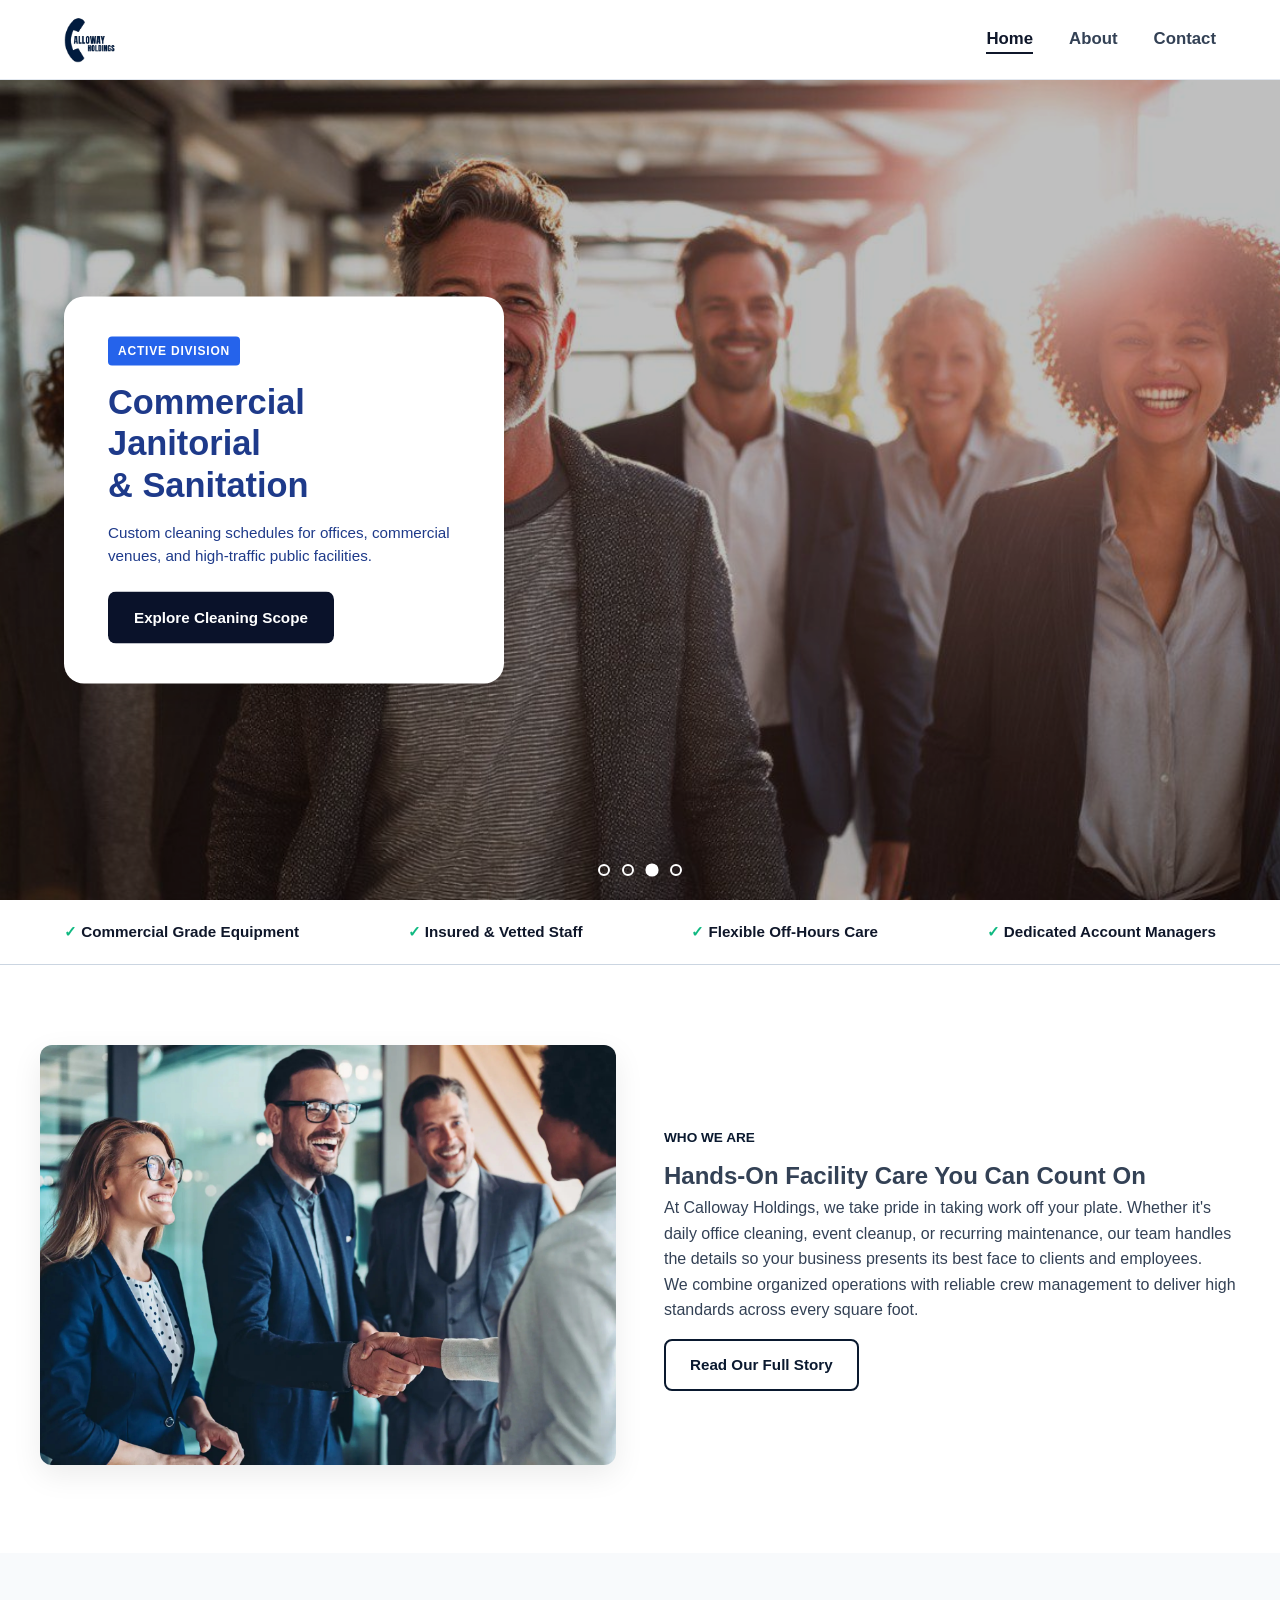
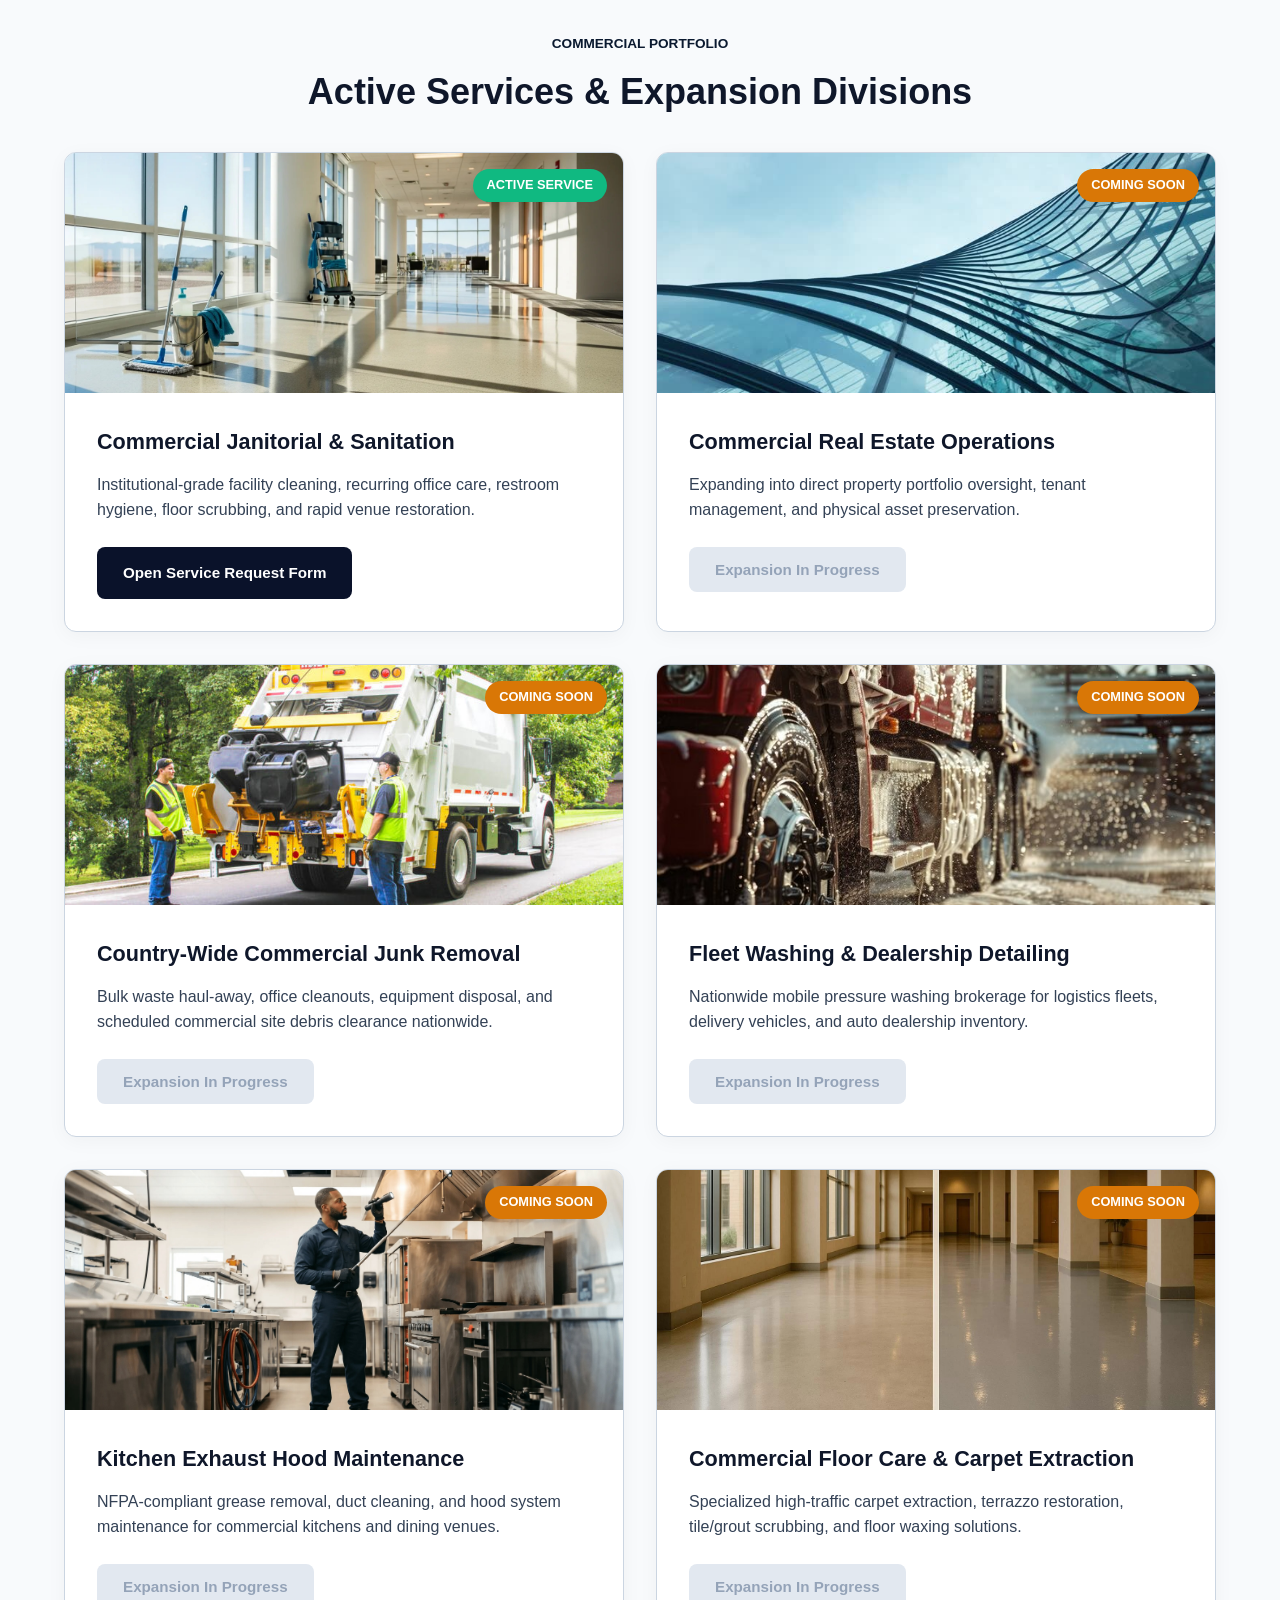
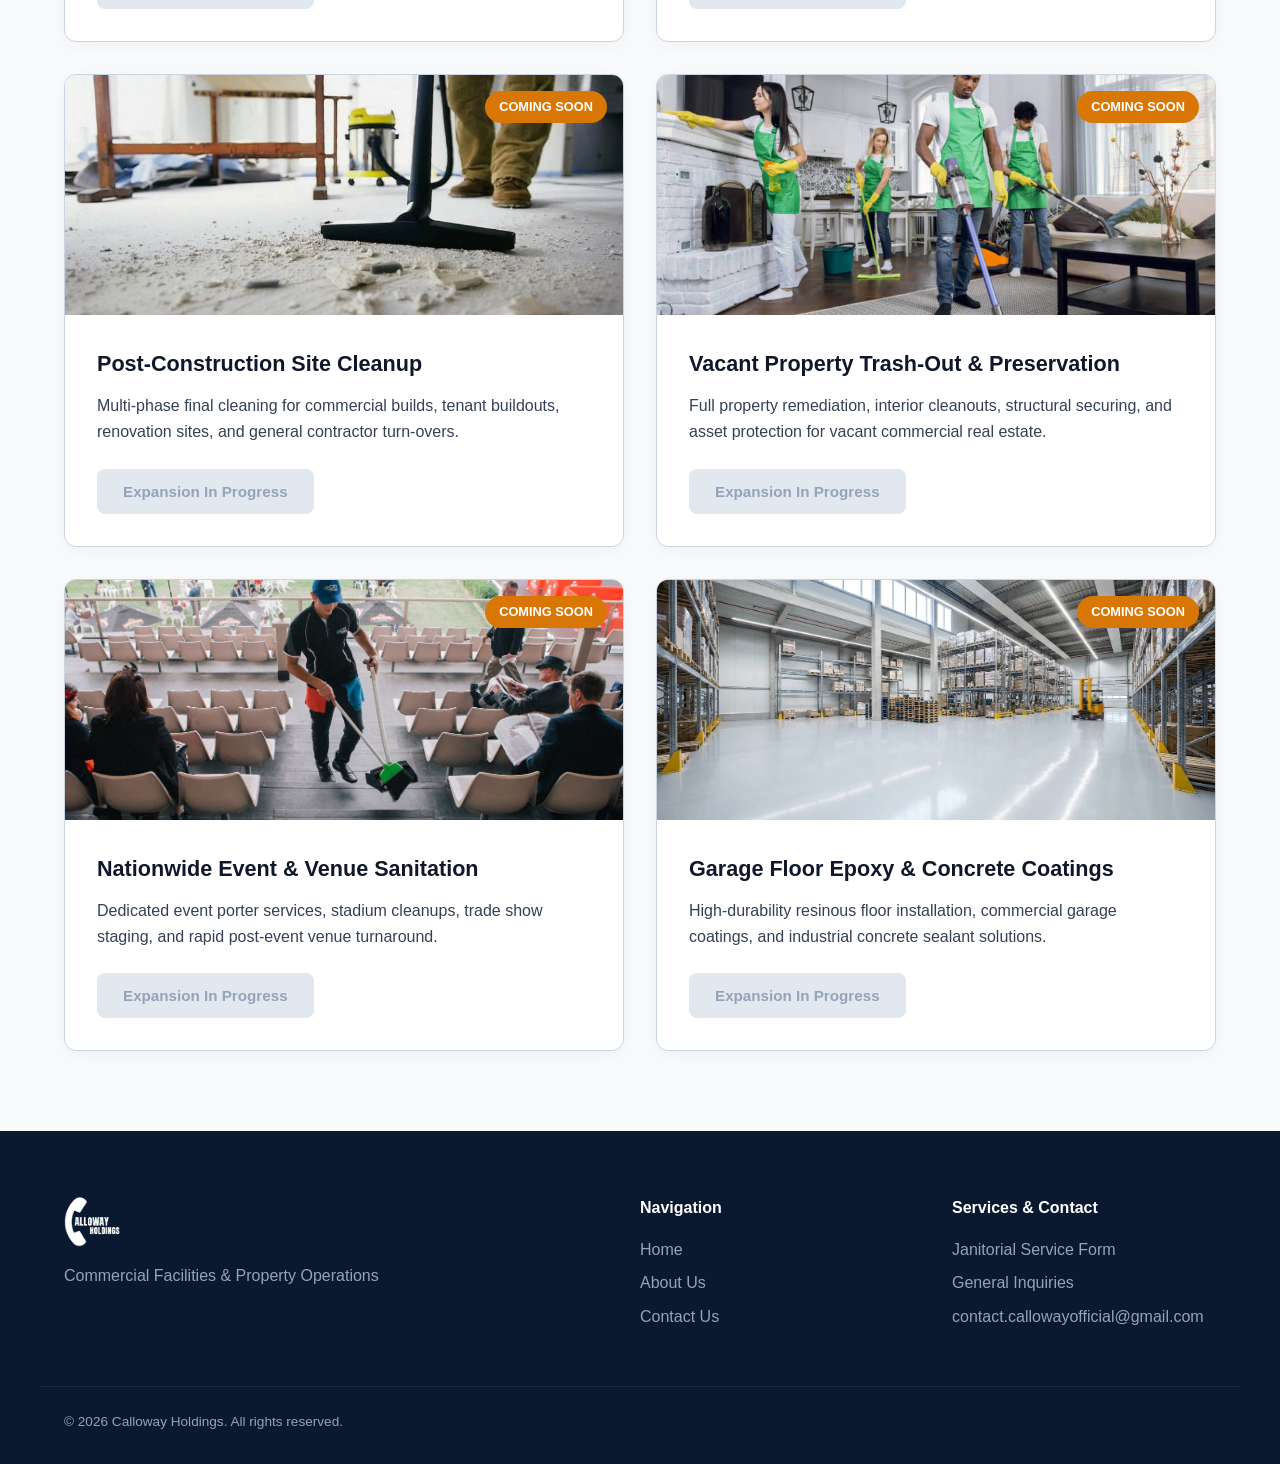
<file: index.html>
<!DOCTYPE html>
<html lang="en">
<head>
  <meta charset="UTF-8">
  <meta name="viewport" content="width=device-width, initial-scale=1.0">
  <title>Calloway Holdings | Commercial Facility Management & Brokerage</title>
  <link rel="icon" type="image/png" href="assets/images/branding/favicon.png">
  <link rel="stylesheet" href="assets/css/styles.css">
</head>
<body>

  <!-- SITE HEADER -->
  <header class="site-header">
    <div class="container header-inner">
      <a href="index.html" class="brand-link" aria-label="Calloway Holdings Home">
        <img src="assets/images/branding/herologo.png" alt="Calloway Holdings" class="brand-logo">
      </a>
      <nav class="nav-menu" aria-label="Main Navigation">
        <ul>
          <li><a href="index.html" class="nav-link active-nav">Home</a></li>
          <li><a href="about.html" class="nav-link">About</a></li>
          <li><a href="contact.html" class="nav-link">Contact</a></li>
        </ul>
      </nav>
      <button class="mobile-menu-toggle" aria-label="Toggle Navigation Menu">
        <span class="hamburger-bar"></span>
        <span class="hamburger-bar"></span>
        <span class="hamburger-bar"></span>
      </button>
    </div>
  </header>

  <!-- HERO SLIDESHOW SECTION -->
  <section class="hero-carousel-section" id="hero-carousel">
    <div class="carousel-track-container">
      <div class="carousel-track">

        <!-- Slide 1: Mission -->
        <div class="carousel-slide">
          <img src="hero/hero-slide-1.jpg" alt="Calloway Mission" class="slide-img">
          <div class="hero-overlay"></div>
          <div class="container hero-slide-container">
            <div class="floating-hero-card">
              <span class="badge-active-division">OUR MISSION</span>
              <h1 class="card-heading">Inspire Quality,<br>Elevate Every Space</h1>
              <p class="card-subtext">Commercial property care built on dependable crews, clear communication, and consistent quality.</p>
              <a href="janitorial.html" class="btn btn-navy">Request Service</a>
            </div>
          </div>
        </div>

        <!-- Slide 2: Facility Operations -->
        <div class="carousel-slide">
          <img src="hero/hero-slide-2.jpg" alt="Property Operations" class="slide-img">
          <div class="hero-overlay"></div>
          <div class="container hero-slide-container">
            <div class="floating-hero-card">
              <span class="badge-active-division">FACILITY OPERATIONS</span>
              <h1 class="card-heading">Dependable Facility<br>Care & Oversight</h1>
              <p class="card-subtext">Keeping commercial properties clean, operational, and safe for occupants and visitors every day.</p>
              <a href="about.html" class="btn btn-navy">About Our Team</a>
            </div>
          </div>
        </div>

        <!-- Slide 3: Active Division -->
        <div class="carousel-slide active-slide">
          <img src="hero/hero-slide-3.jpg" alt="Janitorial Division Team" class="slide-img">
          <div class="hero-overlay"></div>
          <div class="container hero-slide-container">
            <div class="floating-hero-card">
              <span class="badge-active-division">ACTIVE DIVISION</span>
              <h1 class="card-heading">Commercial Janitorial<br>& Sanitation</h1>
              <p class="card-subtext">Custom cleaning schedules for offices, commercial venues, and high-traffic public facilities.</p>
              <a href="janitorial.html" class="btn btn-navy">Explore Cleaning Scope</a>
            </div>
          </div>
        </div>

        <!-- Slide 4: Property Partnerships -->
        <div class="carousel-slide">
          <img src="hero/hero-slide-4.jpg" alt="Trusted Partnership" class="slide-img">
          <div class="hero-overlay"></div>
          <div class="container hero-slide-container">
            <div class="floating-hero-card">
              <span class="badge-active-division">PROPERTY PARTNERSHIPS</span>
              <h1 class="card-heading">Built on Honesty<br>& Execution</h1>
              <p class="card-subtext">Vetted teams focused on maintaining the visual appeal and physical value of your facility.</p>
              <a href="contact.html" class="btn btn-navy">Get In Touch</a>
            </div>
          </div>
        </div>

      </div>
    </div>

    <!-- 4 Navigation Dots -->
    <div class="carousel-dots">
      <button class="dot" data-slide="0" aria-label="Slide 1"></button>
      <button class="dot" data-slide="1" aria-label="Slide 2"></button>
      <button class="dot active" data-slide="2" aria-label="Slide 3"></button>
      <button class="dot" data-slide="3" aria-label="Slide 4"></button>
    </div>
  </section>

  <!-- TRUST BAR -->
  <section class="trust-bar">
    <div class="container trust-grid">
      <div class="trust-item"><span class="trust-icon">✓</span> Commercial Grade Equipment</div>
      <div class="trust-item"><span class="trust-icon">✓</span> Insured & Vetted Staff</div>
      <div class="trust-item"><span class="trust-icon">✓</span> Flexible Off-Hours Care</div>
      <div class="trust-item"><span class="trust-icon">✓</span> Dedicated Account Managers</div>
    </div>
  </section>

  <!-- ABOUT FEATURE -->
  <section class="section-padding container">
    <div class="media-text-grid">
      <div class="media-block">
        <img src="pages/about-leadership.jpg" alt="Calloway Operations Leadership" class="rounded-media-img">
      </div>
      <div class="text-block">
        <span class="section-kicker">Who We Are</span>
        <h2>Hands-On Facility Care You Can Count On</h2>
        <p>At Calloway Holdings, we take pride in taking work off your plate. Whether it's daily office cleaning, event cleanup, or recurring maintenance, our team handles the details so your business presents its best face to clients and employees.</p>
        <p>We combine organized operations with reliable crew management to deliver high standards across every square foot.</p>
        <a href="about.html" class="btn btn-outline" style="margin-top: 16px;">Read Our Full Story</a>
      </div>
    </div>
  </section>

  <!-- SERVICES DIVISION GRID -->
  <section class="section-padding bg-light">
    <div class="container">
      <div class="section-title text-center">
        <span class="section-kicker">Commercial Portfolio</span>
        <h2>Active Services & Expansion Divisions</h2>
      </div>

      <div class="divisions-grid">
        
        <!-- 1. ACTIVE SERVICE: JANITORIAL & SANITATION -->
        <div class="division-card">
          <div class="card-img-wrap">
            <span class="status-badge status-active">Active Service</span>
            <img src="services/feature-janitorial.jpg" alt="Commercial Janitorial Services" class="card-img">
          </div>
          <div class="card-body">
            <h3>Commercial Janitorial & Sanitation</h3>
            <p>Institutional-grade facility cleaning, recurring office care, restroom hygiene, floor scrubbing, and rapid venue restoration.</p>
            <a href="janitorial.html" class="btn btn-navy">Open Service Request Form</a>
          </div>
        </div>

        <!-- 2. COMING SOON: REAL ESTATE OPERATIONS -->
        <div class="division-card">
          <div class="card-img-wrap">
            <span class="status-badge status-coming-soon">Coming Soon</span>
            <img src="services/feature-realestate.jpg" alt="Real Estate & Asset Operations" class="card-img">
          </div>
          <div class="card-body">
            <h3>Commercial Real Estate Operations</h3>
            <p>Expanding into direct property portfolio oversight, tenant management, and physical asset preservation.</p>
            <button class="btn btn-disabled" disabled>Expansion In Progress</button>
          </div>
        </div>

        <!-- 3. COMING SOON: COUNTRY-WIDE JUNK REMOVAL -->
        <div class="division-card">
          <div class="card-img-wrap">
            <span class="status-badge status-coming-soon">Coming Soon</span>
            <img src="services/service-junk-removal.jpg" alt="Country-Wide Junk Removal Service" class="card-img">
          </div>
          <div class="card-body">
            <h3>Country-Wide Commercial Junk Removal</h3>
            <p>Bulk waste haul-away, office cleanouts, equipment disposal, and scheduled commercial site debris clearance nationwide.</p>
            <button class="btn btn-disabled" disabled>Expansion In Progress</button>
          </div>
        </div>

        <!-- 4. COMING SOON: FLEET WASHING & DETAILING -->
        <div class="division-card">
          <div class="card-img-wrap">
            <span class="status-badge status-coming-soon">Coming Soon</span>
            <img src="services/service-fleet-washing.jpg" alt="Commercial Fleet Washing & Detailing" class="card-img">
          </div>
          <div class="card-body">
            <h3>Fleet Washing & Dealership Detailing</h3>
            <p>Nationwide mobile pressure washing brokerage for logistics fleets, delivery vehicles, and auto dealership inventory.</p>
            <button class="btn btn-disabled" disabled>Expansion In Progress</button>
          </div>
        </div>

        <!-- 5. COMING SOON: KITCHEN EXHAUST HOOD MAINTENANCE -->
        <div class="division-card">
          <div class="card-img-wrap">
            <span class="status-badge status-coming-soon">Coming Soon</span>
            <img src="services/service-kitchen-hood.jpg" alt="Kitchen Exhaust Hood Maintenance" class="card-img">
          </div>
          <div class="card-body">
            <h3>Kitchen Exhaust Hood Maintenance</h3>
            <p>NFPA-compliant grease removal, duct cleaning, and hood system maintenance for commercial kitchens and dining venues.</p>
            <button class="btn btn-disabled" disabled>Expansion In Progress</button>
          </div>
        </div>

        <!-- 6. COMING SOON: CARPET & FLOOR CARE BROKERAGE -->
        <div class="division-card">
          <div class="card-img-wrap">
            <span class="status-badge status-coming-soon">Coming Soon</span>
            <img src="services/service-floor-care.jpg" alt="Carpet & Floor Care Maintenance" class="card-img">
          </div>
          <div class="card-body">
            <h3>Commercial Floor Care & Carpet Extraction</h3>
            <p>Specialized high-traffic carpet extraction, terrazzo restoration, tile/grout scrubbing, and floor waxing solutions.</p>
            <button class="btn btn-disabled" disabled>Expansion In Progress</button>
          </div>
        </div>

        <!-- 7. COMING SOON: POST-CONSTRUCTION CLEANUP -->
        <div class="division-card">
          <div class="card-img-wrap">
            <span class="status-badge status-coming-soon">Coming Soon</span>
            <img src="services/service-post-construction.jpg" alt="Post-Construction Cleanup" class="card-img">
          </div>
          <div class="card-body">
            <h3>Post-Construction Site Cleanup</h3>
            <p>Multi-phase final cleaning for commercial builds, tenant buildouts, renovation sites, and general contractor turn-overs.</p>
            <button class="btn btn-disabled" disabled>Expansion In Progress</button>
          </div>
        </div>

        <!-- 8. COMING SOON: VACANT PROPERTY TRASH-OUT -->
        <div class="division-card">
          <div class="card-img-wrap">
            <span class="status-badge status-coming-soon">Coming Soon</span>
            <img src="services/service-trashout.jpg" alt="Vacant Property Trash-Out & Preservation" class="card-img">
          </div>
          <div class="card-body">
            <h3>Vacant Property Trash-Out & Preservation</h3>
            <p>Full property remediation, interior cleanouts, structural securing, and asset protection for vacant commercial real estate.</p>
            <button class="btn btn-disabled" disabled>Expansion In Progress</button>
          </div>
        </div>

        <!-- 9. COMING SOON: VENUE JANITORIAL & EVENT SANITATION -->
        <div class="division-card">
          <div class="card-img-wrap">
            <span class="status-badge status-coming-soon">Coming Soon</span>
            <img src="services/service-event-cleaning.jpg" alt="Venue Janitorial & Event Sanitation" class="card-img">
          </div>
          <div class="card-body">
            <h3>Nationwide Event & Venue Sanitation</h3>
            <p>Dedicated event porter services, stadium cleanups, trade show staging, and rapid post-event venue turnaround.</p>
            <button class="btn btn-disabled" disabled>Expansion In Progress</button>
          </div>
        </div>

        <!-- 10. COMING SOON: GARAGE EPOXY & CONCRETE COATINGS -->
        <div class="division-card">
          <div class="card-img-wrap">
            <span class="status-badge status-coming-soon">Coming Soon</span>
            <img src="services/service-epoxy-coating.jpg" alt="Garage Floor Epoxy & Concrete Coatings" class="card-img">
          </div>
          <div class="card-body">
            <h3>Garage Floor Epoxy & Concrete Coatings</h3>
            <p>High-durability resinous floor installation, commercial garage coatings, and industrial concrete sealant solutions.</p>
            <button class="btn btn-disabled" disabled>Expansion In Progress</button>
          </div>
        </div>

      </div>
    </div>
  </section>

  <!-- SITE FOOTER -->
  <footer class="site-footer">
    <div class="container footer-grid">
      <div>
        <a href="index.html" class="footer-logo-wrap">
          <img src="assets/images/branding/footer-logo.png" alt="Calloway Holdings" class="footer-logo">
        </a>
        <p>Commercial Facilities & Property Operations</p>
      </div>
      <div class="footer-nav-col">
        <h4>Navigation</h4>
        <ul>
          <li><a href="index.html">Home</a></li>
          <li><a href="about.html">About Us</a></li>
          <li><a href="contact.html">Contact Us</a></li>
        </ul>
      </div>
      <div class="footer-nav-col">
        <h4>Services & Contact</h4>
        <ul>
          <li><a href="janitorial.html">Janitorial Service Form</a></li>
          <li><a href="contact.html">General Inquiries</a></li>
          <li><p style="margin-top: 8px;">contact.callowayofficial@gmail.com</p></li>
        </ul>
      </div>
    </div>
    <div class="container footer-legal">
      <p>&copy; 2026 Calloway Holdings. All rights reserved.</p>
    </div>
  </footer>

  <!-- JS linked to assets/js/main.js -->
  <script src="assets/js/main.js"></script>
</body>
</html>
</file>
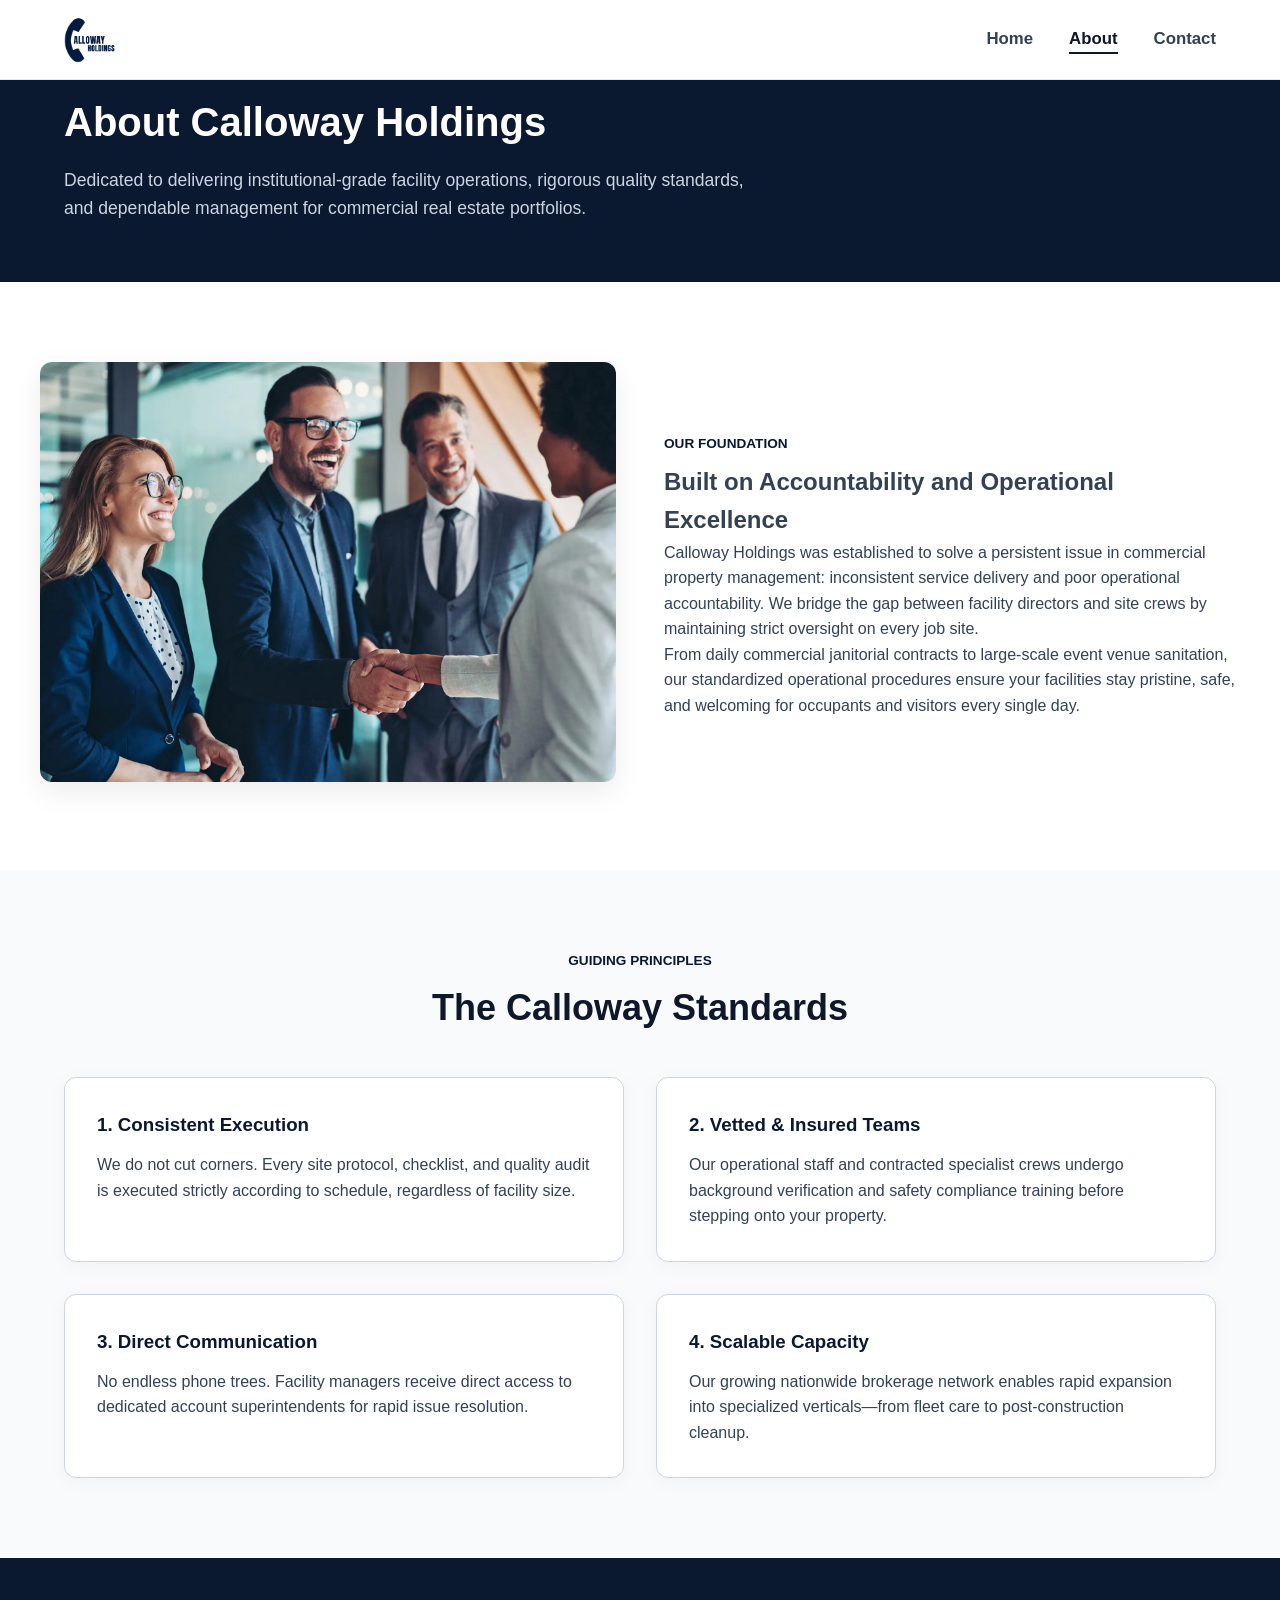
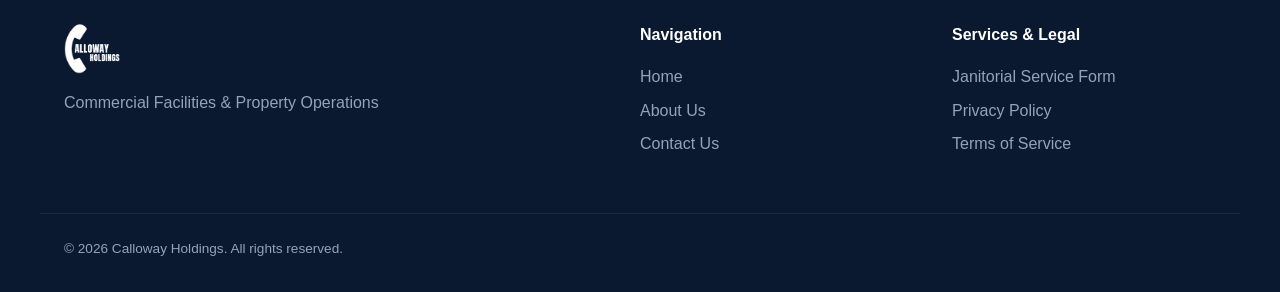
<file: about.html>
<!DOCTYPE html>
<html lang="en">
<head>
    <meta charset="UTF-8">
    <meta name="viewport" content="width=device-width, initial-scale=1.0">
    <meta name="description" content="Learn about Calloway Holdings - Providing commercial facility management, janitorial services, and enterprise property care.">
    <title>About Us | Calloway Holdings</title>
    <link rel="icon" type="image/png" href="assets/images/branding/favicon.png">
    <link rel="stylesheet" href="assets/css/styles.css">
</head>
<body>

    <!-- SITE HEADER -->
    <header class="site-header">
        <div class="container header-inner">
            <a href="index.html" class="brand-link" aria-label="Calloway Holdings Home">
                <img src="assets/images/branding/herologo.png" alt="Calloway Holdings" class="brand-logo">
            </a>
            
            <nav class="nav-menu" aria-label="Main Navigation">
                <ul>
                    <li><a href="index.html" class="nav-link">Home</a></li>
                    <li><a href="about.html" class="nav-link active-nav">About</a></li>
                    <li><a href="contact.html" class="nav-link">Contact</a></li>
                </ul>
            </nav>

            <button class="mobile-menu-toggle" aria-label="Toggle Navigation Menu">
                <span class="hamburger-bar"></span>
                <span class="hamburger-bar"></span>
                <span class="hamburger-bar"></span>
            </button>
        </div>
    </header>

    <main>
        <!-- PAGE BANNER -->
        <section class="page-banner" style="background: var(--color-navy); padding: 60px 0; color: #FFFFFF;">
            <div class="container">
                <span class="section-kicker" style="color: #60A5FA;">Corporate Leadership & Operations</span>
                <h1 style="font-size: 2.5rem; margin-top: 8px;">About Calloway Holdings</h1>
                <p style="color: #CBD5E1; max-width: 700px; margin-top: 12px; font-size: 1.1rem;">
                    Dedicated to delivering institutional-grade facility operations, rigorous quality standards, and dependable management for commercial real estate portfolios.
                </p>
            </div>
        </section>

        <!-- MISSION & STORY -->
        <section class="section-padding container">
            <div class="media-text-grid">
                <div class="media-block">
                    <img src="pages/about-leadership.jpg" alt="Calloway Operations Leadership" class="rounded-media-img">
                </div>
                <div class="text-block">
                    <span class="section-kicker">Our Foundation</span>
                    <h2>Built on Accountability and Operational Excellence</h2>
                    <p>Calloway Holdings was established to solve a persistent issue in commercial property management: inconsistent service delivery and poor operational accountability. We bridge the gap between facility directors and site crews by maintaining strict oversight on every job site.</p>
                    <p>From daily commercial janitorial contracts to large-scale event venue sanitation, our standardized operational procedures ensure your facilities stay pristine, safe, and welcoming for occupants and visitors every single day.</p>
                </div>
            </div>
        </section>

        <!-- CORE VALUES -->
        <section class="section-padding bg-light">
            <div class="container">
                <div class="section-title text-center">
                    <span class="section-kicker">Guiding Principles</span>
                    <h2>The Calloway Standards</h2>
                </div>

                <div class="divisions-grid" style="margin-top: 40px;">
                    <div class="division-card" style="padding: 32px;">
                        <h3 style="color: var(--color-navy); margin-bottom: 12px;">1. Consistent Execution</h3>
                        <p>We do not cut corners. Every site protocol, checklist, and quality audit is executed strictly according to schedule, regardless of facility size.</p>
                    </div>

                    <div class="division-card" style="padding: 32px;">
                        <h3 style="color: var(--color-navy); margin-bottom: 12px;">2. Vetted & Insured Teams</h3>
                        <p>Our operational staff and contracted specialist crews undergo background verification and safety compliance training before stepping onto your property.</p>
                    </div>

                    <div class="division-card" style="padding: 32px;">
                        <h3 style="color: var(--color-navy); margin-bottom: 12px;">3. Direct Communication</h3>
                        <p>No endless phone trees. Facility managers receive direct access to dedicated account superintendents for rapid issue resolution.</p>
                    </div>

                    <div class="division-card" style="padding: 32px;">
                        <h3 style="color: var(--color-navy); margin-bottom: 12px;">4. Scalable Capacity</h3>
                        <p>Our growing nationwide brokerage network enables rapid expansion into specialized verticals—from fleet care to post-construction cleanup.</p>
                    </div>
                </div>
            </div>
        </section>
    </main>

    <!-- SITE FOOTER -->
    <footer class="site-footer">
        <div class="container footer-grid">
            <div>
                <a href="index.html" class="footer-logo-wrap">
                    <img src="assets/images/branding/footer-logo.png" alt="Calloway Holdings" class="footer-logo">
                </a>
                <p>Commercial Facilities & Property Operations</p>
            </div>
            <div class="footer-nav-col">
                <h4>Navigation</h4>
                <ul>
                    <li><a href="index.html">Home</a></li>
                    <li><a href="about.html">About Us</a></li>
                    <li><a href="contact.html">Contact Us</a></li>
                </ul>
            </div>
            <div class="footer-nav-col">
                <h4>Services & Legal</h4>
                <ul>
                    <li><a href="janitorial.html">Janitorial Service Form</a></li>
                    <li><a href="legal/privacy.html">Privacy Policy</a></li>
                    <li><a href="legal/terms.html">Terms of Service</a></li>
                </ul>
            </div>
        </div>
        <div class="container footer-legal">
            <p>&copy; 2026 Calloway Holdings. All rights reserved.</p>
        </div>
    </footer>

    <script src="assets/js/main.js"></script>
</body>
</html>
</file>
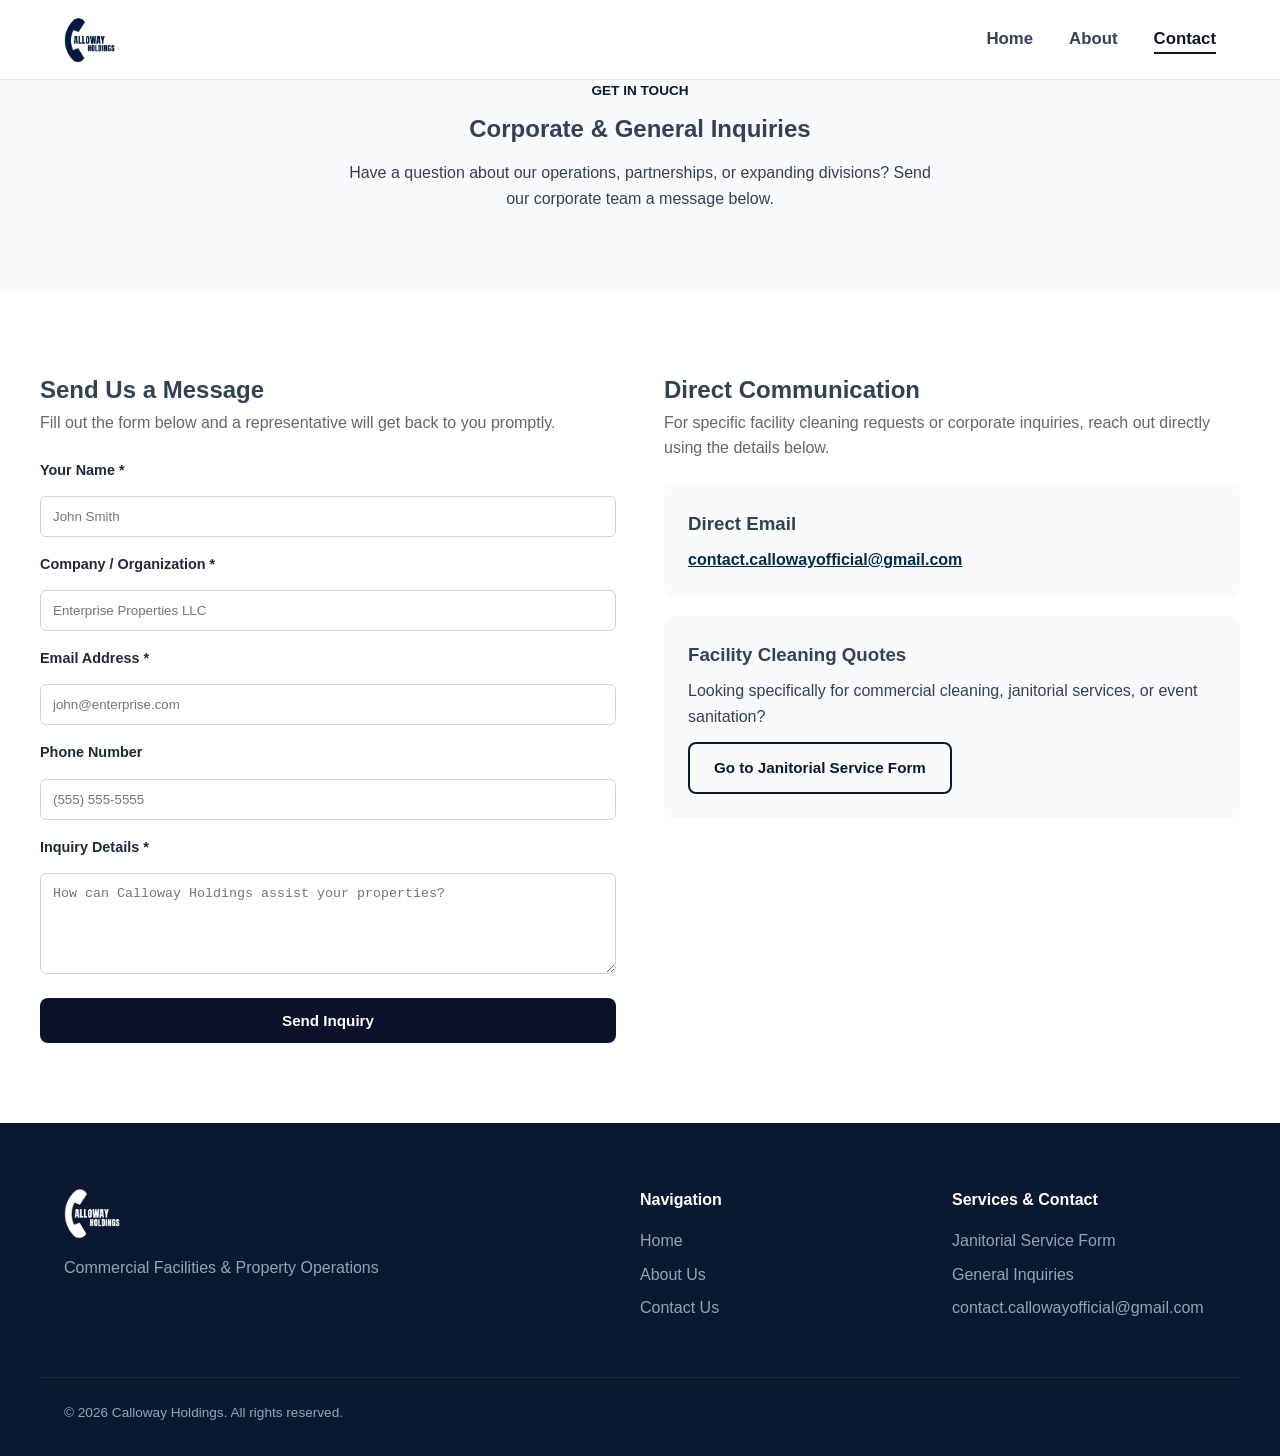
<file: contact.html>
<!DOCTYPE html>
<html lang="en">
<head>
  <meta charset="UTF-8">
  <meta name="viewport" content="width=device-width, initial-scale=1.0">
  <title>Contact Us | Calloway Holdings</title>
  <link rel="icon" type="image/png" href="assets/images/branding/favicon.png">
  <link rel="stylesheet" href="assets/css/styles.css">
</head>
<body>

  <!-- SITE HEADER -->
  <header class="site-header">
    <div class="container header-inner">
      <a href="index.html" class="brand-link" aria-label="Calloway Holdings Home">
        <img src="assets/images/branding/herologo.png" alt="Calloway Holdings" class="brand-logo">
      </a>
      <nav class="nav-menu" aria-label="Main Navigation">
        <ul>
          <li><a href="index.html" class="nav-link">Home</a></li>
          <li><a href="about.html" class="nav-link">About</a></li>
          <li><a href="contact.html" class="nav-link active-nav">Contact</a></li>
        </ul>
      </nav>
      <button class="mobile-menu-toggle" aria-label="Toggle Navigation Menu">
        <span class="hamburger-bar"></span>
        <span class="hamburger-bar"></span>
        <span class="hamburger-bar"></span>
      </button>
    </div>
  </header>

  <!-- PAGE HEADER -->
  <section class="section-padding bg-light text-center">
    <div class="container">
      <span class="section-kicker">Get In Touch</span>
      <h1>Corporate & General Inquiries</h1>
      <p style="max-width: 600px; margin: 12px auto 0;">Have a question about our operations, partnerships, or expanding divisions? Send our corporate team a message below.</p>
    </div>
  </section>

  <!-- CONTACT FORM & INFO SECTION -->
  <section class="section-padding container">
    <div style="display: grid; grid-template-columns: repeat(auto-fit, minmax(300px, 1fr)); gap: 48px;">
      
      <!-- FORM BLOCK -->
      <div>
        <h2>Send Us a Message</h2>
        <p style="margin-bottom: 24px; color: var(--color-text-muted, #666);">Fill out the form below and a representative will get back to you promptly.</p>

        <form action="https://formsubmit.co/ajax/contact.callowayofficial@gmail.com" method="POST" id="generalContactForm">
          <!-- FormSubmit Configuration -->
          <input type="hidden" name="_subject" value="New Corporate Contact Inquiry - Calloway Holdings">
          <input type="hidden" name="_captcha" value="false">

          <div style="margin-bottom: 16px;" class="form-group">
            <label for="c-name" style="display: block; font-weight: 600; margin-bottom: 6px;">Your Name *</label>
            <input type="text" id="c-name" name="Name" style="width: 100%; padding: 12px; border-radius: 6px; border: 1px solid var(--color-border, #ccc);" placeholder="John Smith" required>
          </div>

          <div style="margin-bottom: 16px;" class="form-group">
            <label for="c-company" style="display: block; font-weight: 600; margin-bottom: 6px;">Company / Organization *</label>
            <input type="text" id="c-company" name="Company" style="width: 100%; padding: 12px; border-radius: 6px; border: 1px solid var(--color-border, #ccc);" placeholder="Enterprise Properties LLC" required>
          </div>

          <div style="margin-bottom: 16px;" class="form-group">
            <label for="c-email" style="display: block; font-weight: 600; margin-bottom: 6px;">Email Address *</label>
            <input type="email" id="c-email" name="Email" style="width: 100%; padding: 12px; border-radius: 6px; border: 1px solid var(--color-border, #ccc);" placeholder="john@enterprise.com" required>
          </div>

          <div style="margin-bottom: 16px;" class="form-group">
            <label for="c-phone" style="display: block; font-weight: 600; margin-bottom: 6px;">Phone Number</label>
            <input type="tel" id="c-phone" name="Phone" style="width: 100%; padding: 12px; border-radius: 6px; border: 1px solid var(--color-border, #ccc);" placeholder="(555) 555-5555">
          </div>

          <div style="margin-bottom: 24px;" class="form-group">
            <label for="c-message" style="display: block; font-weight: 600; margin-bottom: 6px;">Inquiry Details *</label>
            <textarea id="c-message" name="Message" rows="5" style="width: 100%; padding: 12px; border-radius: 6px; border: 1px solid var(--color-border, #ccc);" placeholder="How can Calloway Holdings assist your properties?" required></textarea>
          </div>

          <button type="submit" class="btn btn-navy" style="width: 100%;">Send Inquiry</button>
        </form>
      </div>

      <!-- DIRECT CONTACT INFO -->
      <div>
        <h2>Direct Communication</h2>
        <p style="margin-bottom: 24px; color: var(--color-text-muted, #666);">For specific facility cleaning requests or corporate inquiries, reach out directly using the details below.</p>

        <div style="background-color: var(--color-bg-light, #f8f9fa); padding: 24px; border-radius: 8px; margin-bottom: 20px;">
          <h3 style="margin-bottom: 8px;">Direct Email</h3>
          <p><a href="mailto:contact.callowayofficial@gmail.com" style="color: var(--color-primary, #002b49); font-weight: 600;">contact.callowayofficial@gmail.com</a></p>
        </div>

        <div style="background-color: var(--color-bg-light, #f8f9fa); padding: 24px; border-radius: 8px; margin-bottom: 20px;">
          <h3 style="margin-bottom: 8px;">Facility Cleaning Quotes</h3>
          <p style="margin-bottom: 12px;">Looking specifically for commercial cleaning, janitorial services, or event sanitation?</p>
          <a href="janitorial.html" class="btn btn-outline">Go to Janitorial Service Form</a>
        </div>
      </div>

    </div>
  </section>

  <!-- SITE FOOTER -->
  <footer class="site-footer">
    <div class="container footer-grid">
      <div>
        <a href="index.html" class="footer-logo-wrap">
          <img src="assets/images/branding/footer-logo.png" alt="Calloway Holdings" class="footer-logo">
        </a>
        <p>Commercial Facilities & Property Operations</p>
      </div>
      <div class="footer-nav-col">
        <h4>Navigation</h4>
        <ul>
          <li><a href="index.html">Home</a></li>
          <li><a href="about.html">About Us</a></li>
          <li><a href="contact.html">Contact Us</a></li>
        </ul>
      </div>
      <div class="footer-nav-col">
        <h4>Services & Contact</h4>
        <ul>
          <li><a href="janitorial.html">Janitorial Service Form</a></li>
          <li><a href="contact.html">General Inquiries</a></li>
          <li><p style="margin-top: 8px;">contact.callowayofficial@gmail.com</p></li>
        </ul>
      </div>
    </div>
    <div class="container footer-legal">
      <p>&copy; 2026 Calloway Holdings. All rights reserved.</p>
    </div>
  </footer>

  <script src="assets/js/main.js"></script>
</body>
</html>
</file>
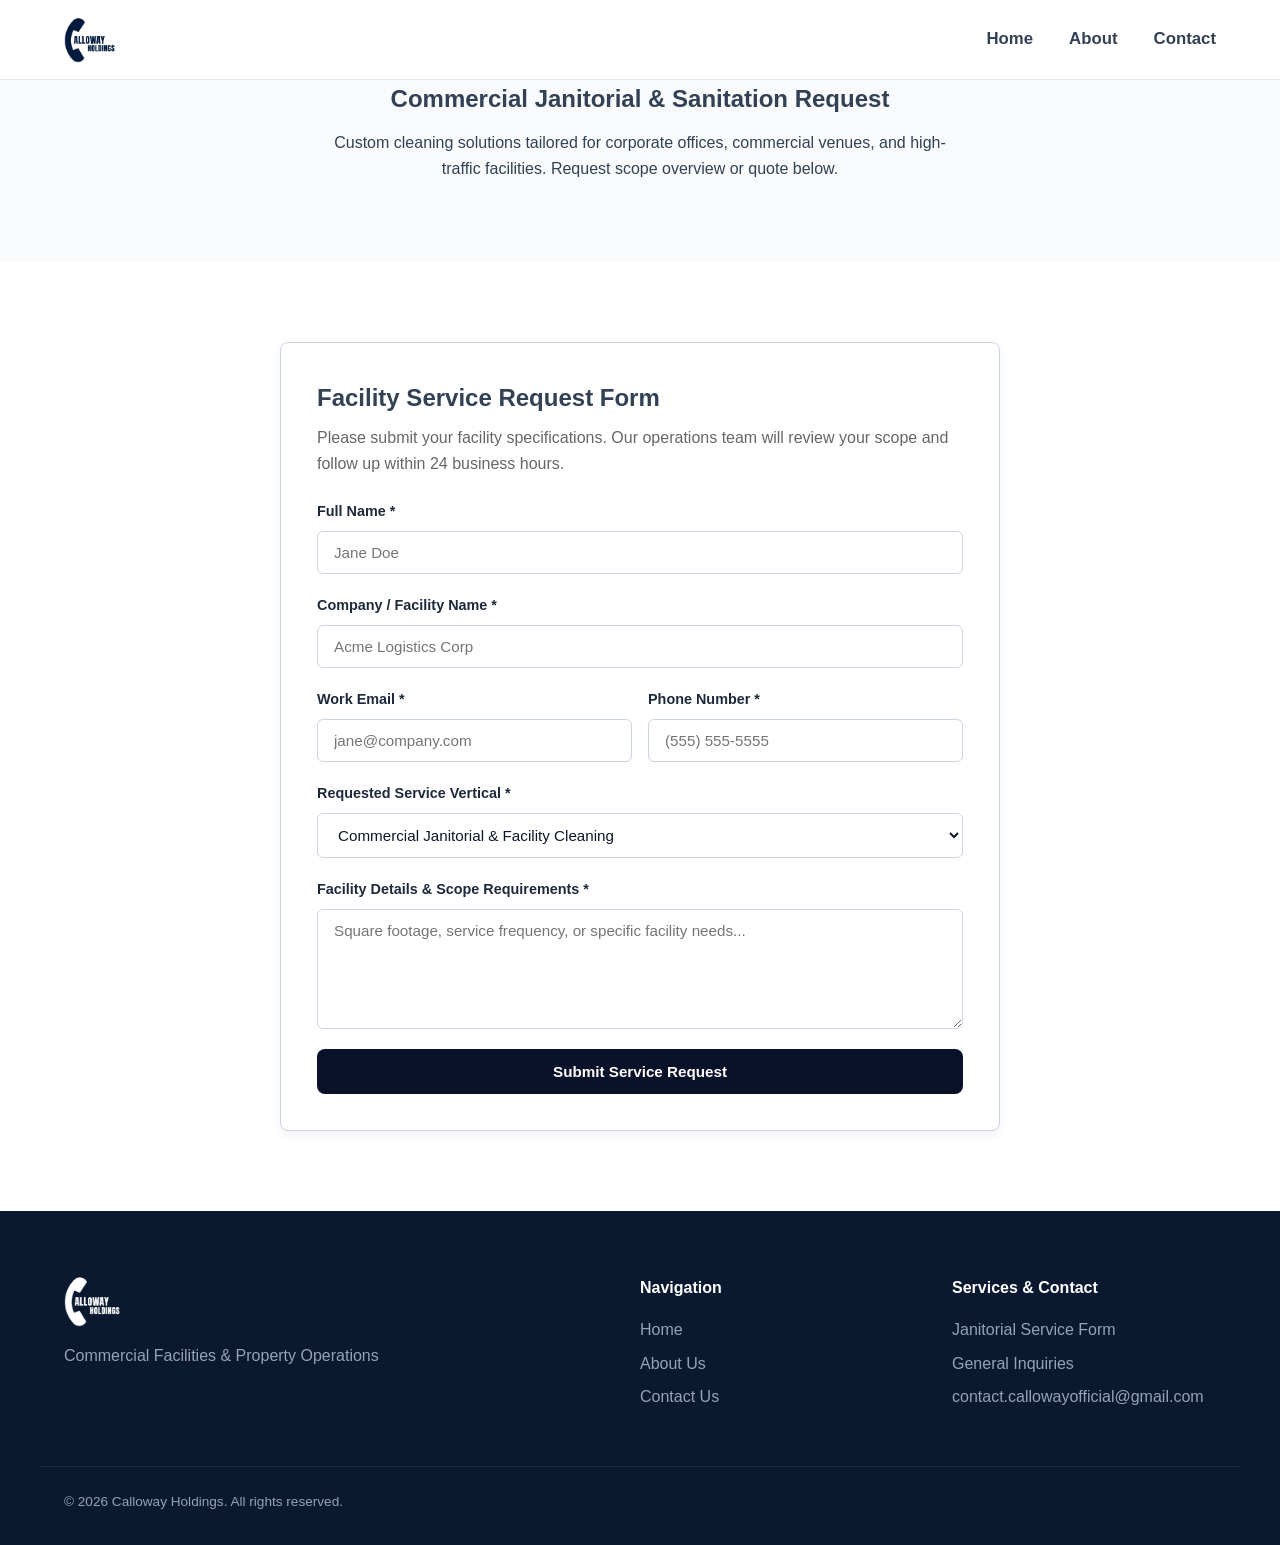
<file: janitorial.html>
<!DOCTYPE html>
<html lang="en">
<head>
  <meta charset="UTF-8">
  <meta name="viewport" content="width=device-width, initial-scale=1.0">
  <title>Janitorial & Facility Services | Calloway Holdings</title>
  <link rel="icon" type="image/png" href="assets/images/branding/favicon.png">
  <link rel="stylesheet" href="assets/css/styles.css">
</head>
<body>

  <!-- SITE HEADER -->
  <header class="site-header">
    <div class="container header-inner">
      <a href="index.html" class="brand-link" aria-label="Calloway Holdings Home">
        <img src="assets/images/branding/herologo.png" alt="Calloway Holdings" class="brand-logo">
      </a>
      <nav class="nav-menu" aria-label="Main Navigation">
        <ul>
          <li><a href="index.html" class="nav-link">Home</a></li>
          <li><a href="about.html" class="nav-link">About</a></li>
          <li><a href="contact.html" class="nav-link">Contact</a></li>
        </ul>
      </nav>
      <button class="mobile-menu-toggle" aria-label="Toggle Navigation Menu">
        <span class="hamburger-bar"></span>
        <span class="hamburger-bar"></span>
        <span class="hamburger-bar"></span>
      </button>
    </div>
  </header>

  <!-- PAGE HERO HEADER -->
  <section class="section-padding bg-light text-center">
    <div class="container">
      <span class="status-badge status-active" style="display: inline-block; margin-bottom: 12px;">Active Service Division</span>
      <h1>Commercial Janitorial & Sanitation Request</h1>
      <p style="max-width: 650px; margin: 12px auto 0;">Custom cleaning solutions tailored for corporate offices, commercial venues, and high-traffic facilities. Request scope overview or quote below.</p>
    </div>
  </section>

  <!-- SERVICE REQUEST FORM SECTION -->
  <section class="section-padding container">
    <div style="max-width: 720px; margin: 0 auto; background: #ffffff; padding: 36px; border-radius: 8px; border: 1px solid var(--color-border, #e2e8f0); box-shadow: 0 4px 12px rgba(0,0,0,0.05);">
      <h2 style="margin-bottom: 8px;">Facility Service Request Form</h2>
      <p style="margin-bottom: 24px; color: var(--color-text-muted, #666);">Please submit your facility specifications. Our operations team will review your scope and follow up within 24 business hours.</p>

      <form class="custom-form" id="serviceForm" action="https://formsubmit.co/ajax/contact.callowayofficial@gmail.com" method="POST">
        <!-- FormSubmit Configuration -->
        <input type="hidden" name="_subject" value="New Janitorial Service Request - Calloway Holdings">
        <input type="hidden" name="_captcha" value="false">

        <div class="form-group">
          <label for="fullname">Full Name *</label>
          <input type="text" id="fullname" class="form-input" name="Full Name" placeholder="Jane Doe" required>
        </div>
        
        <div class="form-group">
          <label for="company">Company / Facility Name *</label>
          <input type="text" id="company" class="form-input" name="Company Name" placeholder="Acme Logistics Corp" required>
        </div>

        <div class="form-row">
          <div class="form-group">
            <label for="email">Work Email *</label>
            <input type="email" id="email" class="form-input" name="Email" placeholder="jane@company.com" required>
          </div>
          <div class="form-group">
            <label for="phone">Phone Number *</label>
            <input type="tel" id="phone" class="form-input" name="Phone" placeholder="(555) 555-5555" required>
          </div>
        </div>

        <div class="form-group">
          <label for="service">Requested Service Vertical *</label>
          <select id="service" class="form-input" name="Service Requested" required>
            <option value="Commercial Janitorial & Facility Cleaning" selected>Commercial Janitorial & Facility Cleaning</option>
            <option value="Event & Venue Sanitation">Event & Venue Sanitation</option>
            <option value="Other Enterprise Facility Request">Other Enterprise Facility Request</option>
          </select>
        </div>

        <div class="form-group">
          <label for="message">Facility Details & Scope Requirements *</label>
          <textarea id="message" class="form-input" name="Facility Details" rows="4" placeholder="Square footage, service frequency, or specific facility needs..." required></textarea>
        </div>

        <button type="submit" class="btn btn-navy" style="width: 100%;">Submit Service Request</button>
      </form>
    </div>
  </section>

  <!-- SITE FOOTER -->
  <footer class="site-footer">
    <div class="container footer-grid">
      <div>
        <a href="index.html" class="footer-logo-wrap">
          <img src="assets/images/branding/footer-logo.png" alt="Calloway Holdings" class="footer-logo">
        </a>
        <p>Commercial Facilities & Property Operations</p>
      </div>
      <div class="footer-nav-col">
        <h4>Navigation</h4>
        <ul>
          <li><a href="index.html">Home</a></li>
          <li><a href="about.html">About Us</a></li>
          <li><a href="contact.html">Contact Us</a></li>
        </ul>
      </div>
      <div class="footer-nav-col">
        <h4>Services & Contact</h4>
        <ul>
          <li><a href="janitorial.html">Janitorial Service Form</a></li>
          <li><a href="contact.html">General Inquiries</a></li>
          <li><p style="margin-top: 8px;">contact.callowayofficial@gmail.com</p></li>
        </ul>
      </div>
    </div>
    <div class="container footer-legal">
      <p>&copy; 2026 Calloway Holdings. All rights reserved.</p>
    </div>
  </footer>

  <script src="assets/js/main.js"></script>
</body>
</html>
</file>
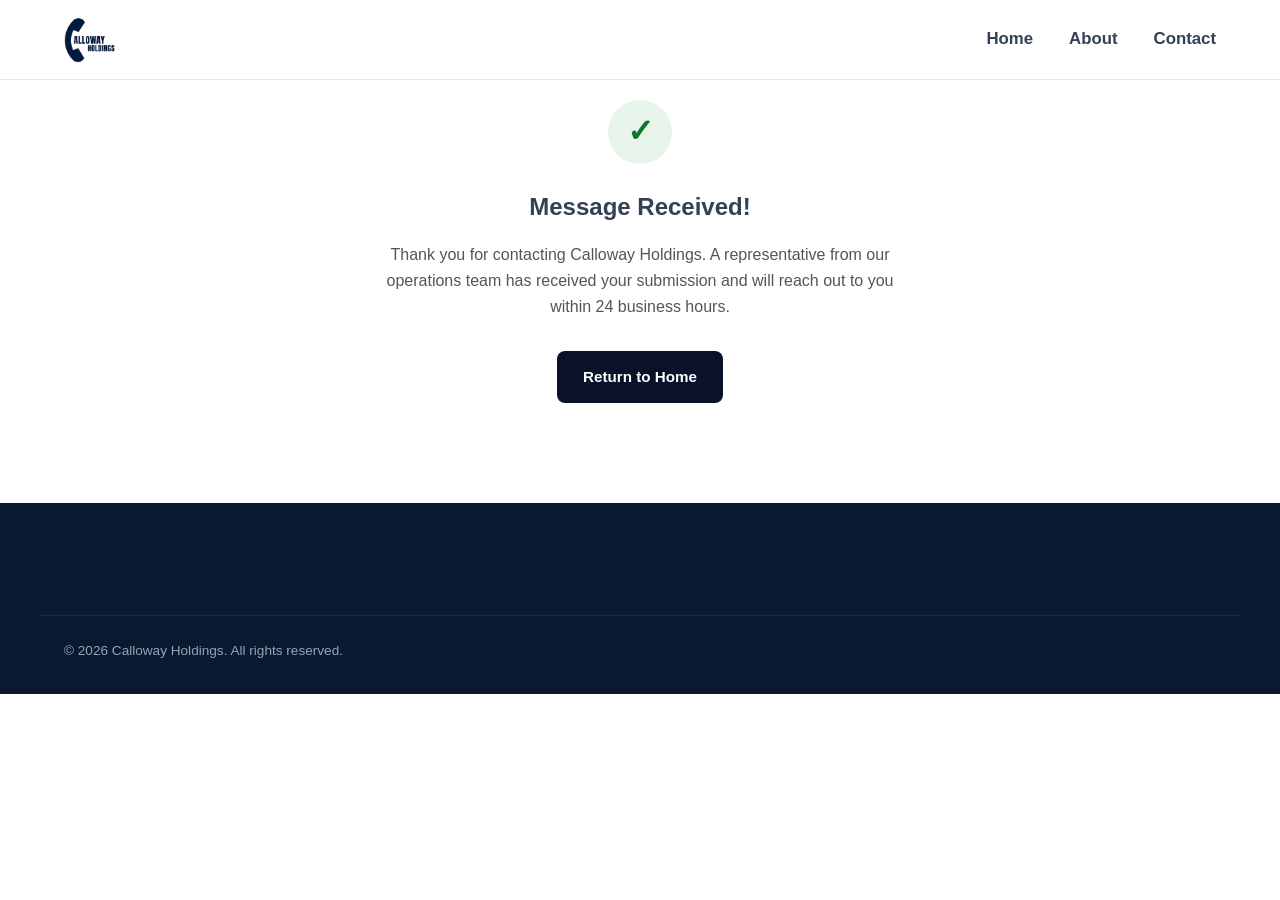
<file: thank-you.html>
<!DOCTYPE html>
<html lang="en">
<head>
  <meta charset="UTF-8">
  <meta name="viewport" content="width=device-width, initial-scale=1.0">
  <title>Thank You | Calloway Holdings</title>
  <link rel="icon" type="image/png" href="assets/images/branding/favicon.png">
  <link rel="stylesheet" href="assets/css/styles.css">
</head>
<body>

  <!-- SITE HEADER -->
  <header class="site-header">
    <div class="container header-inner">
      <a href="index.html" class="brand-link" aria-label="Calloway Holdings Home">
        <img src="assets/images/branding/herologo.png" alt="Calloway Holdings" class="brand-logo">
      </a>
      <nav class="nav-menu" aria-label="Main Navigation">
        <ul>
          <li><a href="index.html" class="nav-link">Home</a></li>
          <li><a href="about.html" class="nav-link">About</a></li>
          <li><a href="contact.html" class="nav-link">Contact</a></li>
        </ul>
      </nav>
    </div>
  </header>

  <!-- THANK YOU CONTENT -->
  <section class="section-padding text-center" style="padding: 100px 20px;">
    <div class="container" style="max-width: 600px;">
      <div style="width: 64px; height: 64px; background: #e6f4ea; color: #137333; border-radius: 50%; display: flex; align-items: center; justify-content: center; margin: 0 auto 24px; font-size: 32px; font-weight: bold;">✓</div>
      <h1>Message Received!</h1>
      <p style="margin: 16px 0 32px; color: #555; line-height: 1.6;">
        Thank you for contacting Calloway Holdings. A representative from our operations team has received your submission and will reach out to you within 24 business hours.
      </p>
      <a href="index.html" class="btn btn-navy">Return to Home</a>
    </div>
  </section>

  <!-- SITE FOOTER -->
  <footer class="site-footer">
    <div class="container footer-legal">
      <p>&copy; 2026 Calloway Holdings. All rights reserved.</p>
    </div>
  </footer>

  <script src="assets/js/main.js"></script>
</body>
</html>
</file>
<file: assets/css/styles.css>
/* ==========================================
   1. RESET & BRAND VARIABLES
   ========================================== */
:root {
  --color-navy: #0A192F;
  --color-navy-hover: #172A45;
  --color-blue-badge: #2563EB;
  --color-blue-text: #1E3A8A;
  --color-text: #334155;
  --color-heading: #0F172A;
  --color-bg-light: #F8FAFC;
  --color-border: #CBD5E1;
  --color-white: #FFFFFF;
  --color-green: #10B981;
  --color-amber: #D97706;
  --font-main: -apple-system, BlinkMacSystemFont, "Segoe UI", Roboto, Helvetica, Arial, sans-serif;
  --transition: all 0.3s cubic-bezier(0.4, 0, 0.2, 1);
}

*, *::before, *::after {
  box-sizing: border-box;
  margin: 0;
  padding: 0;
}

html {
  scroll-behavior: smooth;
  overflow-x: hidden;
}

body {
  font-family: var(--font-main);
  color: var(--color-text);
  background-color: var(--color-white);
  line-height: 1.6;
  overflow-x: hidden;
}

.container {
  width: 100%;
  max-width: 1200px;
  margin: 0 auto;
  padding: 0 24px;
}

.section-padding { padding: 80px 0; }
.bg-light { background-color: var(--color-bg-light); }
.text-center { text-align: center; }

/* ==========================================
   2. SITE HEADER & NAVIGATION (HIDE ON SCROLL - FIXED)
   ========================================== */
.site-header {
  position: fixed;
  top: 0;
  left: 0;
  width: 100%;
  z-index: 1000;
  background-color: #FFFFFF;
  border-bottom: 1px solid #E2E8F0;
  height: 80px;
  /* Hardware-accelerated smooth slide */
  transition: transform 0.35s cubic-bezier(0.16, 1, 0.3, 1);
  will-change: transform;
  backface-visibility: hidden;
  -webkit-backface-visibility: hidden;
}

/* HIDDEN STATE - SLIDES ENTIRE WHITE BAR COMPLETELY OFF-SCREEN */
.site-header.nav-hidden {
  transform: translateY(-100%);
  box-shadow: none;
}

.header-inner {
  display: flex;
  align-items: center;
  justify-content: space-between;
  height: 100%;
}

.brand-logo {
  height: 48px;
  width: auto;
  object-fit: contain;
  display: block;
}

.nav-menu ul {
  display: flex;
  gap: 36px;
  list-style: none;
}

.nav-link {
  text-decoration: none !important;
  color: #334155;
  font-weight: 600;
  font-size: 1.05rem;
  transition: var(--transition);
  padding-bottom: 4px;
}

.nav-link.active-nav, .nav-link:hover {
  color: #0F172A;
  border-bottom: 2px solid #0F172A;
}

.mobile-menu-toggle {
  display: none;
  background: transparent;
  border: none;
  cursor: pointer;
  flex-direction: column;
  gap: 5px;
}

.hamburger-bar {
  width: 24px;
  height: 3px;
  background-color: var(--color-navy);
  border-radius: 2px;
}

/* ==========================================
   3. HERO SLIDESHOW (FULL VIEWPORT)
   ========================================== */
.hero-carousel-section {
  position: relative;
  width: 100%;
  height: calc(100vh - 80px);
  margin-top: 80px;
  min-height: 550px;
  overflow: hidden;
  background-color: var(--color-navy);
}

.carousel-track-container {
  width: 100%;
  height: 100%;
}

.carousel-track {
  display: flex;
  width: 100%;
  height: 100%;
  transition: transform 0.6s cubic-bezier(0.25, 1, 0.5, 1);
  will-change: transform;
}

.carousel-slide {
  min-width: 100%;
  height: 100%;
  position: relative;
  -webkit-backface-visibility: hidden;
  backface-visibility: hidden;
  transform: translateZ(0);
}

.slide-img {
  width: 100%;
  height: 100%;
  object-fit: cover;
  object-position: center center;
  image-rendering: -webkit-optimize-contrast;
  image-rendering: crisp-edges;
}

.hero-overlay {
  position: absolute;
  top: 0;
  left: 0;
  width: 100%;
  height: 100%;
  background: rgba(0, 0, 0, 0.25);
}

.hero-slide-container {
  position: absolute;
  top: 50%;
  left: 50%;
  transform: translate(-50%, -50%);
  width: 100%;
  display: flex;
  justify-content: flex-start;
  z-index: 10;
}

/* FLOATING CARD */
.floating-hero-card {
  background: #FFFFFF;
  border-radius: 20px;
  padding: 40px 44px;
  max-width: 440px;
  box-shadow: 0 16px 40px rgba(0, 0, 0, 0.12);
  display: flex;
  flex-direction: column;
  align-items: flex-start;
}

/* BLUE BADGE */
.badge-active-division {
  display: inline-block;
  background-color: var(--color-blue-badge);
  color: #FFFFFF;
  font-size: 0.75rem;
  font-weight: 800;
  letter-spacing: 0.8px;
  padding: 5px 10px;
  border-radius: 4px;
  text-transform: uppercase;
  margin-bottom: 16px;
}

/* CARD HEADING */
.card-heading {
  color: var(--color-blue-text);
  font-size: 2.15rem;
  font-weight: 800;
  line-height: 1.2;
  margin-bottom: 16px;
}

/* CARD SUBTEXT */
.card-subtext {
  color: var(--color-blue-text);
  font-size: 0.95rem;
  line-height: 1.5;
  margin-bottom: 24px;
}

/* BUTTONS */
.btn {
  display: inline-block;
  padding: 12px 24px;
  border-radius: 8px;
  font-weight: 600;
  font-size: 0.95rem;
  text-decoration: none !important;
  transition: var(--transition);
  border: 2px solid transparent;
  cursor: pointer;
  text-align: center;
}

.btn-navy {
  background: #0A122A;
  color: #FFFFFF !important;
}

.btn-navy:hover {
  background: #172A45;
  transform: translateY(-1px);
}

.btn-outline {
  border-color: var(--color-navy);
  color: var(--color-navy) !important;
  background: transparent;
}

.btn-outline:hover {
  background: var(--color-navy);
  color: var(--color-white) !important;
}

.btn-disabled {
  background: #E2E8F0;
  color: #94A3B8 !important;
  cursor: not-allowed;
}

/* SLIDER DOTS */
.carousel-dots {
  position: absolute;
  bottom: 24px;
  left: 50%;
  transform: translateX(-50%);
  z-index: 20;
  display: flex;
  gap: 12px;
}

.dot {
  width: 12px;
  height: 12px;
  border: 2px solid #FFFFFF;
  border-radius: 50%;
  background: transparent;
  cursor: pointer;
  transition: var(--transition);
  padding: 0;
}

.dot.active, .dot:hover {
  background: #FFFFFF;
  transform: scale(1.1);
}

/* ==========================================
   4. TRUST BAR & BADGES
   ========================================== */
.trust-bar {
  background: var(--color-white);
  border-bottom: 1px solid var(--color-border);
  padding: 20px 0;
}

.trust-grid {
  display: flex;
  justify-content: space-between;
  flex-wrap: wrap;
  gap: 16px;
}

.trust-item {
  font-weight: 600;
  font-size: 0.95rem;
  color: var(--color-heading);
}

.trust-icon { color: var(--color-green); font-weight: bold; }

.status-badge {
  position: absolute;
  top: 16px;
  right: 16px;
  z-index: 5;
  padding: 6px 14px;
  border-radius: 20px;
  font-size: 0.8rem;
  font-weight: 700;
  text-transform: uppercase;
  color: var(--color-white);
}

.status-active { background-color: var(--color-green); }
.status-coming-soon { background-color: var(--color-amber); }

/* ==========================================
   5. MEDIA GRIDS & SERVICE CARDS
   ========================================== */
.media-text-grid {
  display: grid;
  grid-template-columns: 1fr 1fr;
  gap: 48px;
  align-items: center;
}

.rounded-media-img {
  width: 100%;
  height: 420px;
  object-fit: cover;
  object-position: center;
  border-radius: 12px;
  box-shadow: 0 10px 30px rgba(0,0,0,0.08);
  image-rendering: -webkit-optimize-contrast;
}

.section-kicker {
  display: block;
  font-size: 0.85rem;
  font-weight: 700;
  text-transform: uppercase;
  color: var(--color-navy);
  margin-bottom: 8px;
}

.section-title h2 {
  font-size: 2.25rem;
  color: var(--color-heading);
  margin-bottom: 32px;
}

.divisions-grid {
  display: grid;
  grid-template-columns: 1fr 1fr;
  gap: 32px;
}

.division-card {
  background: var(--color-white);
  border: 1px solid var(--color-border);
  border-radius: 12px;
  overflow: hidden;
  box-shadow: 0 4px 20px rgba(0,0,0,0.04);
}

.card-img-wrap {
  position: relative;
  width: 100%;
  height: 240px;
  overflow: hidden;
}

.card-img {
  width: 100%;
  height: 100%;
  object-fit: cover;
  transition: transform 0.5s ease;
  image-rendering: -webkit-optimize-contrast;
}

.division-card:hover .card-img {
  transform: scale(1.03);
}

.card-body {
  padding: 32px;
}

.card-body h3 {
  font-size: 1.35rem;
  color: var(--color-heading);
  margin-bottom: 12px;
}

.card-body p {
  margin-bottom: 24px;
}

/* ==========================================
   6. SERVICE REQUEST FORM & SIDEBAR
   ========================================== */
.contact-layout-grid {
  display: grid;
  grid-template-columns: 1fr 380px;
  gap: 40px;
  align-items: start;
}

.contact-form-card {
  background: #ffffff;
  padding: 40px;
  border-radius: 12px;
  border: 1px solid #e2e8f0;
  box-shadow: 0 4px 12px rgba(0, 0, 0, 0.05);
}

.custom-form {
  display: flex;
  flex-direction: column;
  gap: 20px;
  margin-top: 20px;
}

.form-group {
  display: flex;
  flex-direction: column;
  gap: 8px;
}

.form-group label {
  font-weight: 600;
  font-size: 0.9rem;
  color: #1e293b;
}

.form-row {
  display: grid;
  grid-template-columns: 1fr 1fr;
  gap: 16px;
}

.form-input {
  width: 100%;
  padding: 12px 16px;
  border: 1px solid #cbd5e1;
  border-radius: 6px;
  font-size: 0.95rem;
  font-family: inherit;
  color: #0f172a;
  background-color: #ffffff;
  box-sizing: border-box;
  transition: border-color 0.2s ease, box-shadow 0.2s ease;
}

.form-input:focus {
  outline: none;
  border-color: #0A192F;
  box-shadow: 0 0 0 3px rgba(10, 25, 47, 0.1);
}

textarea.form-input {
  resize: vertical;
  min-height: 120px;
}

select.form-input {
  appearance: auto;
  cursor: pointer;
}

.contact-info-sidebar {
  display: flex;
  flex-direction: column;
  gap: 24px;
}

.info-card {
  background: #ffffff;
  padding: 32px;
  border-radius: 12px;
  border: 1px solid #e2e8f0;
  box-shadow: 0 4px 12px rgba(0, 0, 0, 0.05);
}

.info-card h3, 
.info-card h4 {
  margin-top: 0;
  color: #0A192F;
  font-size: 1.2rem;
}

.info-list {
  list-style: none;
  padding: 0;
  margin: 16px 0 0 0;
  display: flex;
  flex-direction: column;
  gap: 16px;
}

.info-list li strong {
  display: block;
  font-size: 0.8rem;
  text-transform: uppercase;
  letter-spacing: 0.5px;
  color: #64748b;
  margin-bottom: 4px;
}

.info-list li p {
  margin: 0;
  font-size: 0.95rem;
  font-weight: 500;
}

.highlight-box {
  background-color: #f8fafc;
  border-left: 4px solid #0A192F;
}

/* ==========================================
   7. SITE FOOTER
   ========================================== */
.site-footer {
  background: var(--color-navy);
  color: #94A3B8;
  padding: 64px 0 32px;
}

.footer-grid {
  display: grid;
  grid-template-columns: 2fr 1fr 1fr;
  gap: 48px;
}

.footer-logo {
  height: 52px;
  width: auto;
  max-width: 280px;
  object-fit: contain;
  display: block;
  margin-bottom: 16px;
  filter: brightness(0) invert(1);
}

.footer-nav-col h4 {
  color: var(--color-white);
  margin-bottom: 16px;
}

.footer-nav-col ul { list-style: none; }
.footer-nav-col li { margin-bottom: 8px; }

.footer-nav-col a {
  color: #94A3B8 !important;
  text-decoration: none !important;
}

.footer-nav-col a:hover { color: var(--color-white) !important; }

.footer-legal {
  border-top: 1px solid #1E293B;
  margin-top: 48px;
  padding-top: 24px;
  font-size: 0.85rem;
}

/* ==========================================
   8. RESPONSIVE BREAKPOINTS
   ========================================== */
@media (max-width: 992px) {
  .contact-layout-grid {
    grid-template-columns: 1fr;
  }

  .form-row {
    grid-template-columns: 1fr;
  }
}

@media (max-width: 900px) {
  .hero-carousel-section { 
    height: 500px; 
    min-height: auto;
  }
  .floating-hero-card { 
    max-width: 90%; 
    padding: 28px; 
  }
  .media-text-grid, .divisions-grid, .footer-grid { 
    grid-template-columns: 1fr; 
  }
  .nav-menu { 
    display: none; 
  }
  .mobile-menu-toggle { 
    display: flex; 
  }
}
</file>
